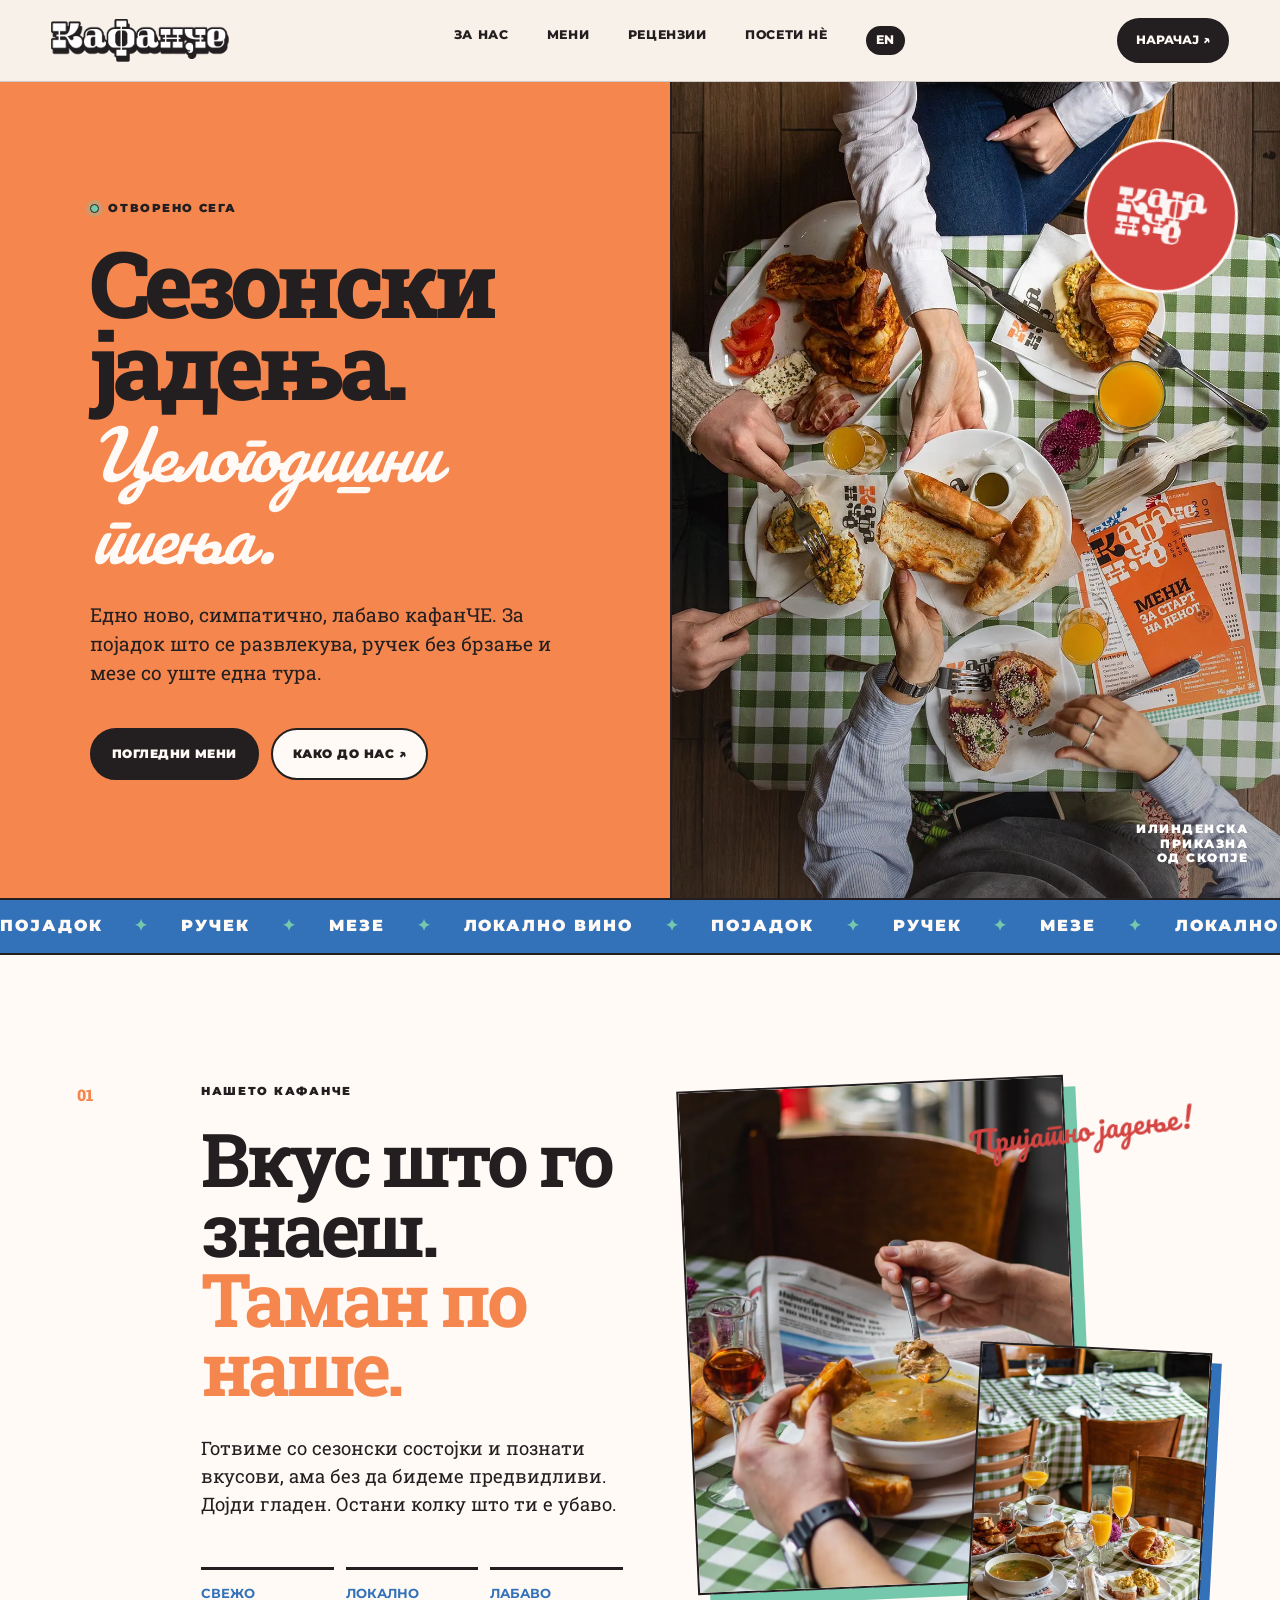
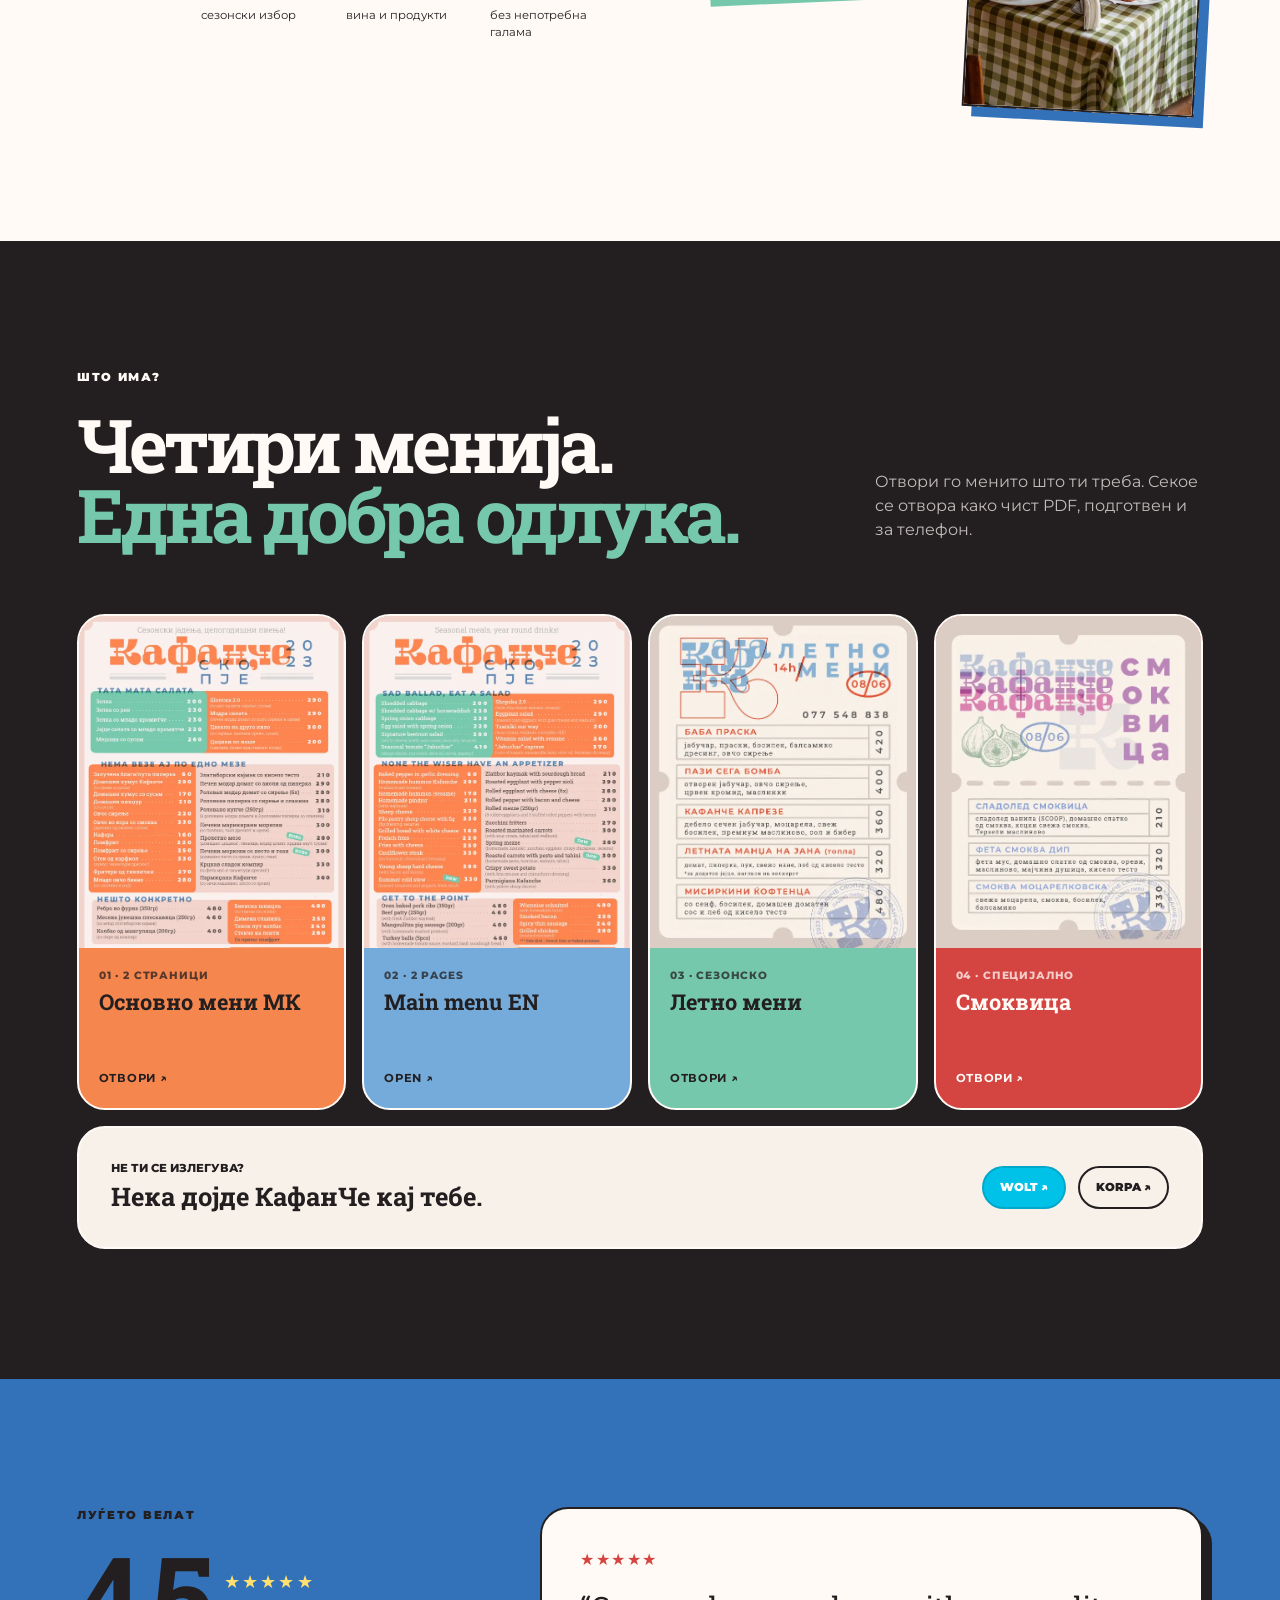
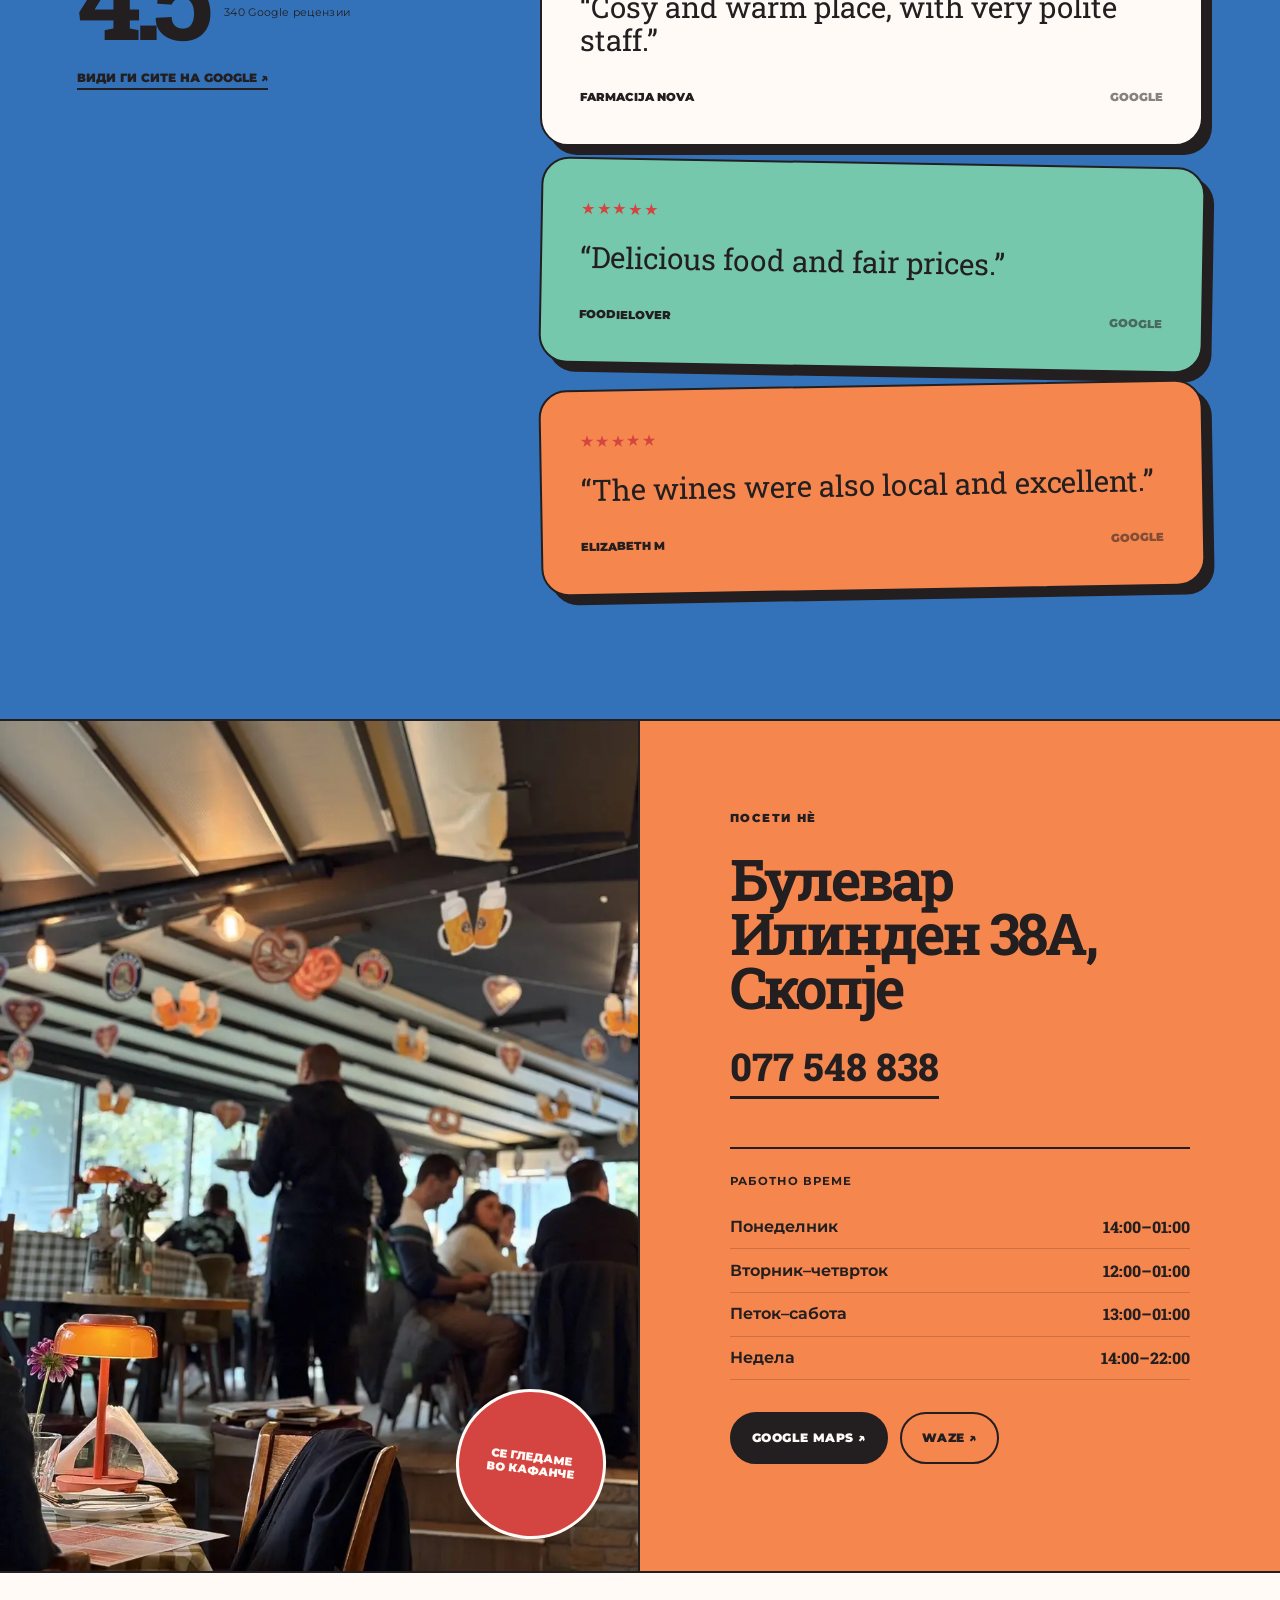
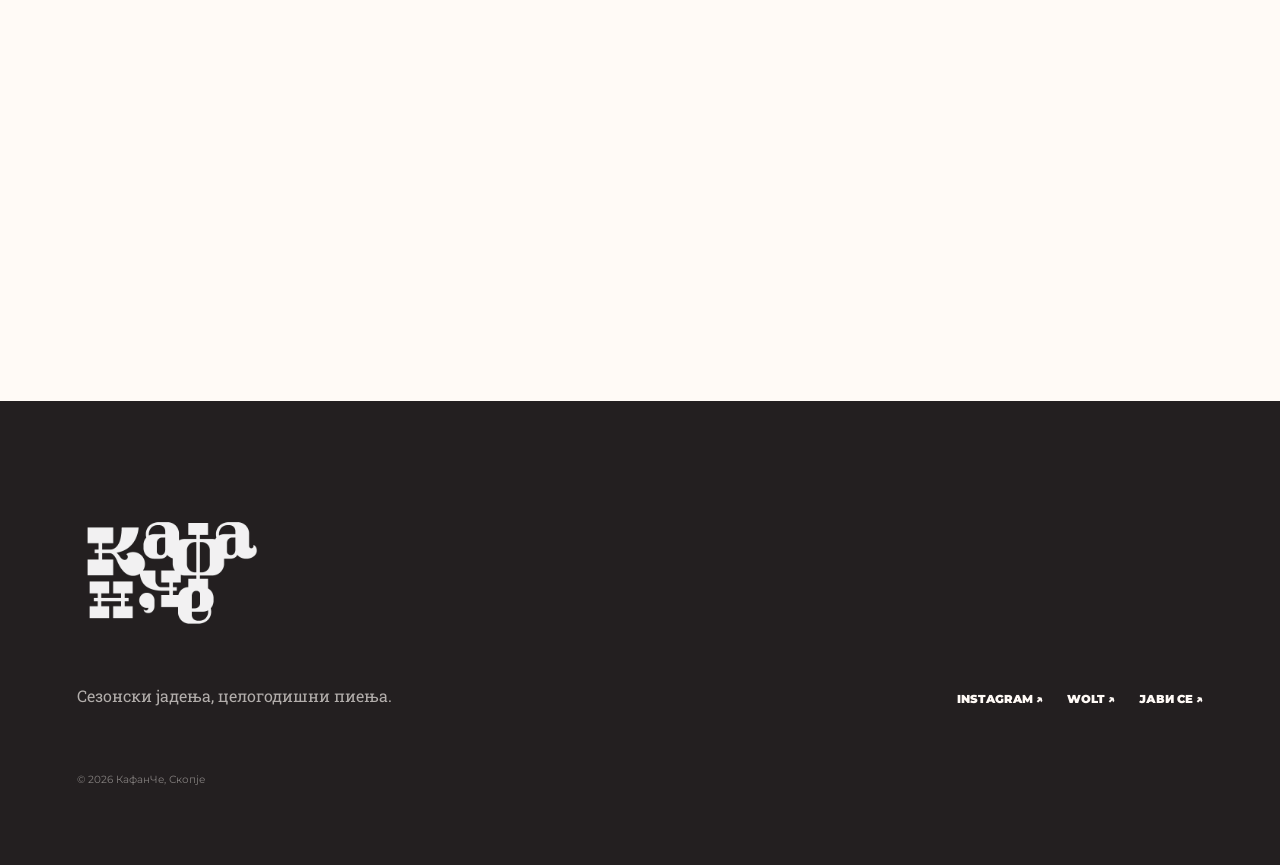
<file: index.html>
<!doctype html>
<html lang="mk">
<head>
  <meta charset="utf-8">
  <meta name="viewport" content="width=device-width, initial-scale=1">
  <title>КафанЧе | Сезонски јадења, целогодишни пиења</title>
  <meta name="description" content="КафанЧе во Скопје. Појадок, ручек, мезе и сезонски јадења на Булевар Илинден 38А. Погледнете го менито, нарачајте или најдете нè на мапа.">
  <meta name="theme-color" content="#f5864e">
  <meta property="og:type" content="restaurant">
  <meta property="og:title" content="КафанЧе | Скопје">
  <meta property="og:description" content="Едно ново, симпатично, лабаво кафанЧЕ. Сезонски јадења, целогодишни пиења.">
  <meta property="og:image" content="assets/images/hero.webp">
  <link rel="canonical" href="https://alekspasseo.github.io/kafanche/">
  <link rel="alternate" hreflang="mk" href="https://alekspasseo.github.io/kafanche/">
  <link rel="alternate" hreflang="en" href="https://alekspasseo.github.io/kafanche/en/">
  <link rel="alternate" hreflang="x-default" href="https://alekspasseo.github.io/kafanche/">
  <link rel="icon" href="favicon.png" type="image/png">
  <link rel="stylesheet" href="styles.css">
  <script type="application/ld+json">
  {
    "@context": "https://schema.org",
    "@type": "Restaurant",
    "name": "КафанЧе",
    "image": ["assets/images/hero.webp", "assets/images/interior.webp", "assets/images/dish.webp"],
    "telephone": "+38977548838",
    "address": {
      "@type": "PostalAddress",
      "streetAddress": "Булевар Илинден 38А",
      "addressLocality": "Скопје",
      "postalCode": "1000",
      "addressCountry": "MK"
    },
    "servesCuisine": ["Macedonian", "Balkan", "Seasonal"],
    "priceRange": "$$",
    "menu": "assets/menus/kafanche-menu-mk.pdf",
    "sameAs": ["https://www.instagram.com/kafanche/"],
    "aggregateRating": {
      "@type": "AggregateRating",
      "ratingValue": "4.5",
      "reviewCount": "340"
    },
    "openingHoursSpecification": [
      {"@type":"OpeningHoursSpecification","dayOfWeek":"Monday","opens":"14:00","closes":"01:00"},
      {"@type":"OpeningHoursSpecification","dayOfWeek":["Tuesday","Wednesday","Thursday"],"opens":"12:00","closes":"01:00"},
      {"@type":"OpeningHoursSpecification","dayOfWeek":["Friday","Saturday"],"opens":"13:00","closes":"01:00"},
      {"@type":"OpeningHoursSpecification","dayOfWeek":"Sunday","opens":"14:00","closes":"22:00"}
    ]
  }
  </script>
</head>
<body>
  <a class="skip-link" href="#main">Прескокни до содржината</a>

  <header class="site-header" id="top">
    <a class="brand" href="#top" aria-label="КафанЧе - почетна">
      <img src="assets/images/logo.png" alt="КафанЧе">
    </a>
    <button class="menu-toggle" type="button" aria-expanded="false" aria-controls="site-nav">
      <span></span><span></span><span></span><span class="sr-only">Мени</span>
    </button>
    <nav class="site-nav" id="site-nav" aria-label="Главна навигација">
      <a href="#za-nas">За нас</a>
      <a href="#meni">Мени</a>
      <a href="#recenzii">Рецензии</a>
      <a href="#poseta">Посети нè</a>
      <a class="lang-switch" href="en/" lang="en" hreflang="en" aria-label="View this site in English">EN</a>
    </nav>
    <a class="header-order" href="https://wolt.com/mk/mkd/skopje/search?q=kafanche" target="_blank" rel="noopener">Нарачај ↗</a>
  </header>

  <main id="main">
    <section class="hero">
      <div class="hero-copy">
        <div class="eyebrow"><span class="status-dot"></span><span id="open-status">Денес сме тука</span></div>
        <h1>Сезонски јадења.<br><em>Целогодишни пиења.</em></h1>
        <p>Едно ново, симпатично, лабаво кафанЧЕ. За појадок што се развлекува, ручек без брзање и мезе со уште една тура.</p>
        <div class="hero-actions">
          <a class="button button-dark" href="#meni">Погледни мени</a>
          <a class="button button-light" href="https://www.google.com/maps/search/?api=1&amp;query=%D0%9A%D0%B0%D1%84%D0%B0%D0%BD%D0%A7%D0%B5%2C%20%D0%91%D1%83%D0%BB%D0%B5%D0%B2%D0%B0%D1%80%20%D0%98%D0%BB%D0%B8%D0%BD%D0%B4%D0%B5%D0%BD%2038%D0%90%2C%20%D0%A1%D0%BA%D0%BE%D0%BF%D1%98%D0%B5" target="_blank" rel="noopener">Како до нас ↗</a>
        </div>
      </div>
      <div class="hero-visual">
        <img src="assets/images/hero.webp" alt="Појадок за споделување во КафанЧе" width="1200" height="1500">
        <div class="hero-sticker" aria-hidden="true">
          <img src="assets/images/logo-white.png" alt="">
        </div>
        <div class="hero-note">Илинденска<br>приказна<br>од Скопје</div>
      </div>
    </section>

    <div class="ticker" aria-hidden="true">
      <div class="ticker-track">
        <span>ПОЈАДОК</span><i>✦</i><span>РУЧЕК</span><i>✦</i><span>МЕЗЕ</span><i>✦</i><span>ЛОКАЛНО ВИНО</span><i>✦</i><span>ПОЈАДОК</span><i>✦</i><span>РУЧЕК</span><i>✦</i><span>МЕЗЕ</span><i>✦</i><span>ЛОКАЛНО ВИНО</span><i>✦</i>
      </div>
    </div>

    <section class="intro section" id="za-nas">
      <div class="section-number">01</div>
      <div class="intro-copy">
        <p class="kicker">НАШЕТО КАФАНЧЕ</p>
        <h2>Вкус што го знаеш.<br><span>Таман по наше.</span></h2>
        <p class="lead">Готвиме со сезонски состојки и познати вкусови, ама без да бидеме предвидливи. Дојди гладен. Остани колку што ти е убаво.</p>
        <div class="mini-facts">
          <div><strong>Свежо</strong><span>сезонски избор</span></div>
          <div><strong>Локално</strong><span>вина и продукти</span></div>
          <div><strong>Лабаво</strong><span>без непотребна галама</span></div>
        </div>
      </div>
      <div class="intro-gallery">
        <figure class="photo photo-a"><img src="assets/images/chorba.webp" alt="Традиционална чорба во КафанЧе" loading="lazy"></figure>
        <figure class="photo photo-b"><img src="assets/images/breakfast.webp" alt="Појадок во КафанЧе" loading="lazy"></figure>
        <div class="scribble" aria-hidden="true">Пријатно јадење!</div>
      </div>
    </section>

    <section class="menu-section section" id="meni">
      <div class="menu-heading">
        <div>
          <p class="kicker">ШТО ИМА?</p>
          <h2>Четири менија.<br><span>Една добра одлука.</span></h2>
        </div>
        <p>Отвори го менито што ти треба. Секое се отвора како чист PDF, подготвен и за телефон.</p>
      </div>
      <div class="menu-grid">
        <a class="menu-card orange" href="assets/menus/kafanche-menu-mk.pdf" target="_blank" rel="noopener">
          <div class="menu-image"><img src="assets/images/menu-main.webp" alt="Главно мени на македонски" loading="lazy"></div>
          <div class="menu-meta"><span>01 · 2 страници</span><strong>Основно мени МК</strong><b>ОТВОРИ ↗</b></div>
        </a>
        <a class="menu-card blue" href="assets/menus/kafanche-menu-en.pdf" target="_blank" rel="noopener">
          <div class="menu-image"><img src="assets/images/menu-en.webp" alt="Main menu in English" loading="lazy"></div>
          <div class="menu-meta"><span>02 · 2 pages</span><strong>Main menu EN</strong><b>OPEN ↗</b></div>
        </a>
        <a class="menu-card mint" href="assets/menus/kafanche-summer-menu.pdf" target="_blank" rel="noopener">
          <div class="menu-image"><img src="assets/images/menu-summer.webp" alt="Летно мени" loading="lazy"></div>
          <div class="menu-meta"><span>03 · Сезонско</span><strong>Летно мени</strong><b>ОТВОРИ ↗</b></div>
        </a>
        <a class="menu-card red" href="assets/menus/kafanche-fig-menu.pdf" target="_blank" rel="noopener">
          <div class="menu-image"><img src="assets/images/menu-fig.webp" alt="Сезонско мени со смоквица" loading="lazy"></div>
          <div class="menu-meta"><span>04 · Специјално</span><strong>Смоквица</strong><b>ОТВОРИ ↗</b></div>
        </a>
      </div>
      <div class="order-strip">
        <div><span>Не ти се излегува?</span><strong>Нека дојде КафанЧе кај тебе.</strong></div>
        <div class="order-links">
          <a href="https://wolt.com/mk/mkd/skopje/search?q=kafanche" target="_blank" rel="noopener">WOLT ↗</a>
          <a href="https://korpa.mk/partner/kafanche" target="_blank" rel="noopener">KORPA ↗</a>
        </div>
      </div>
    </section>

    <section class="reviews section" id="recenzii">
      <div class="reviews-score">
        <p class="kicker">ЛУЃЕТО ВЕЛАТ</p>
        <div class="score-row"><strong>4.5</strong><span>★★★★★<small>340 Google рецензии</small></span></div>
        <a href="https://www.google.com/maps/search/?api=1&amp;query=%D0%9A%D0%B0%D1%84%D0%B0%D0%BD%D0%A7%D0%B5%2C%20%D0%91%D1%83%D0%BB%D0%B5%D0%B2%D0%B0%D1%80%20%D0%98%D0%BB%D0%B8%D0%BD%D0%B4%D0%B5%D0%BD%2038%D0%90%2C%20%D0%A1%D0%BA%D0%BE%D0%BF%D1%98%D0%B5" target="_blank" rel="noopener">Види ги сите на Google ↗</a>
      </div>
      <div class="review-list">
        <article class="review-card">
          <div class="stars">★★★★★</div>
          <blockquote>“Cosy and warm place, with very polite staff.”</blockquote>
          <p>Farmacija Nova <span>Google</span></p>
        </article>
        <article class="review-card">
          <div class="stars">★★★★★</div>
          <blockquote>“Delicious food and fair prices.”</blockquote>
          <p>Foodielover <span>Google</span></p>
        </article>
        <article class="review-card">
          <div class="stars">★★★★★</div>
          <blockquote>“The wines were also local and excellent.”</blockquote>
          <p>Elizabeth M <span>Google</span></p>
        </article>
      </div>
    </section>

    <section class="visit section" id="poseta">
      <div class="visit-image">
        <img src="assets/images/interior.webp" alt="Атмосфера во КафанЧе" loading="lazy">
        <div class="visit-badge">СЕ ГЛЕДАМЕ<br>ВО КАФАНЧЕ</div>
      </div>
      <div class="visit-info">
        <p class="kicker">ПОСЕТИ НÈ</p>
        <h2>Булевар Илинден 38А,<br>Скопје</h2>
        <a class="phone" href="tel:+38977548838">077 548 838</a>
        <div class="hours">
          <h3>Работно време</h3>
          <dl>
            <div><dt>Понеделник</dt><dd>14:00–01:00</dd></div>
            <div><dt>Вторник–четврток</dt><dd>12:00–01:00</dd></div>
            <div><dt>Петок–сабота</dt><dd>13:00–01:00</dd></div>
            <div><dt>Недела</dt><dd>14:00–22:00</dd></div>
          </dl>
        </div>
        <div class="visit-actions">
          <a class="button button-dark" href="https://www.google.com/maps/search/?api=1&amp;query=%D0%9A%D0%B0%D1%84%D0%B0%D0%BD%D0%A7%D0%B5%2C%20%D0%91%D1%83%D0%BB%D0%B5%D0%B2%D0%B0%D1%80%20%D0%98%D0%BB%D0%B8%D0%BD%D0%B4%D0%B5%D0%BD%2038%D0%90%2C%20%D0%A1%D0%BA%D0%BE%D0%BF%D1%98%D0%B5" target="_blank" rel="noopener">Google Maps ↗</a>
          <a class="button button-outline" href="https://www.waze.com/ul?q=Boulevard%20Ilinden%2038A%2C%20Skopje&amp;navigate=yes" target="_blank" rel="noopener">Waze ↗</a>
        </div>
      </div>
      <div class="map-wrap">
        <iframe title="КафанЧе на мапа" src="https://www.google.com/maps?q=Boulevard%20Ilinden%2038A%2C%20Skopje&amp;output=embed" loading="lazy" referrerpolicy="no-referrer-when-downgrade"></iframe>
      </div>
    </section>
  </main>

  <footer class="site-footer">
    <div class="footer-logo"><img src="assets/images/logo-white.png" alt="КафанЧе"></div>
    <p>Сезонски јадења, целогодишни пиења.</p>
    <div class="footer-links">
      <a href="https://www.instagram.com/kafanche/" target="_blank" rel="noopener">Instagram ↗</a>
      <a href="https://wolt.com/mk/mkd/skopje/search?q=kafanche" target="_blank" rel="noopener">Wolt ↗</a>
      <a href="tel:+38977548838">Јави се ↗</a>
    </div>
    <small>© <span id="year"></span> КафанЧе, Скопје</small>
  </footer>

  <div class="mobile-actions" aria-label="Брзи акции">
    <a href="tel:+38977548838">Јави се</a>
    <a href="https://www.google.com/maps/search/?api=1&amp;query=%D0%9A%D0%B0%D1%84%D0%B0%D0%BD%D0%A7%D0%B5%2C%20%D0%91%D1%83%D0%BB%D0%B5%D0%B2%D0%B0%D1%80%20%D0%98%D0%BB%D0%B8%D0%BD%D0%B4%D0%B5%D0%BD%2038%D0%90%2C%20%D0%A1%D0%BA%D0%BE%D0%BF%D1%98%D0%B5" target="_blank" rel="noopener">Мапа</a>
    <a href="https://wolt.com/mk/mkd/skopje/search?q=kafanche" target="_blank" rel="noopener">Нарачај</a>
  </div>

  <script src="script.js"></script>
</body>
</html>
</file>
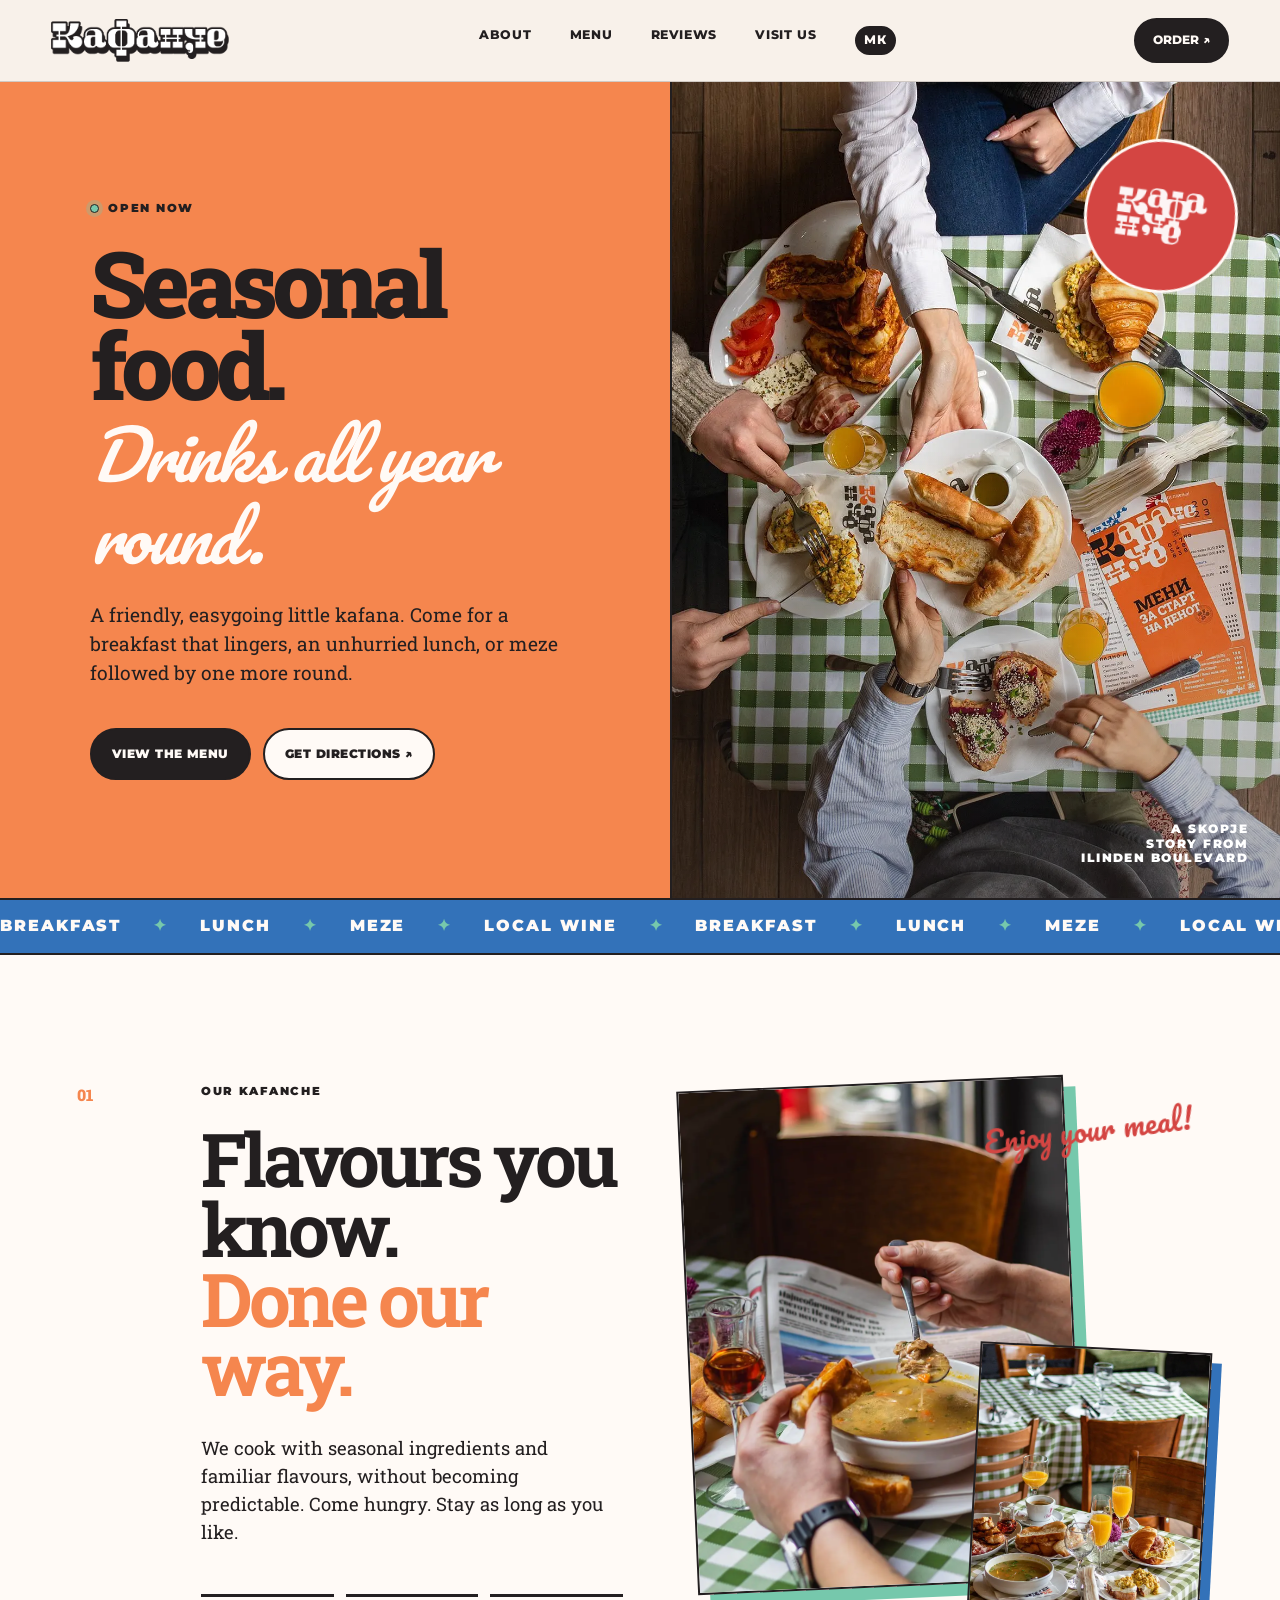
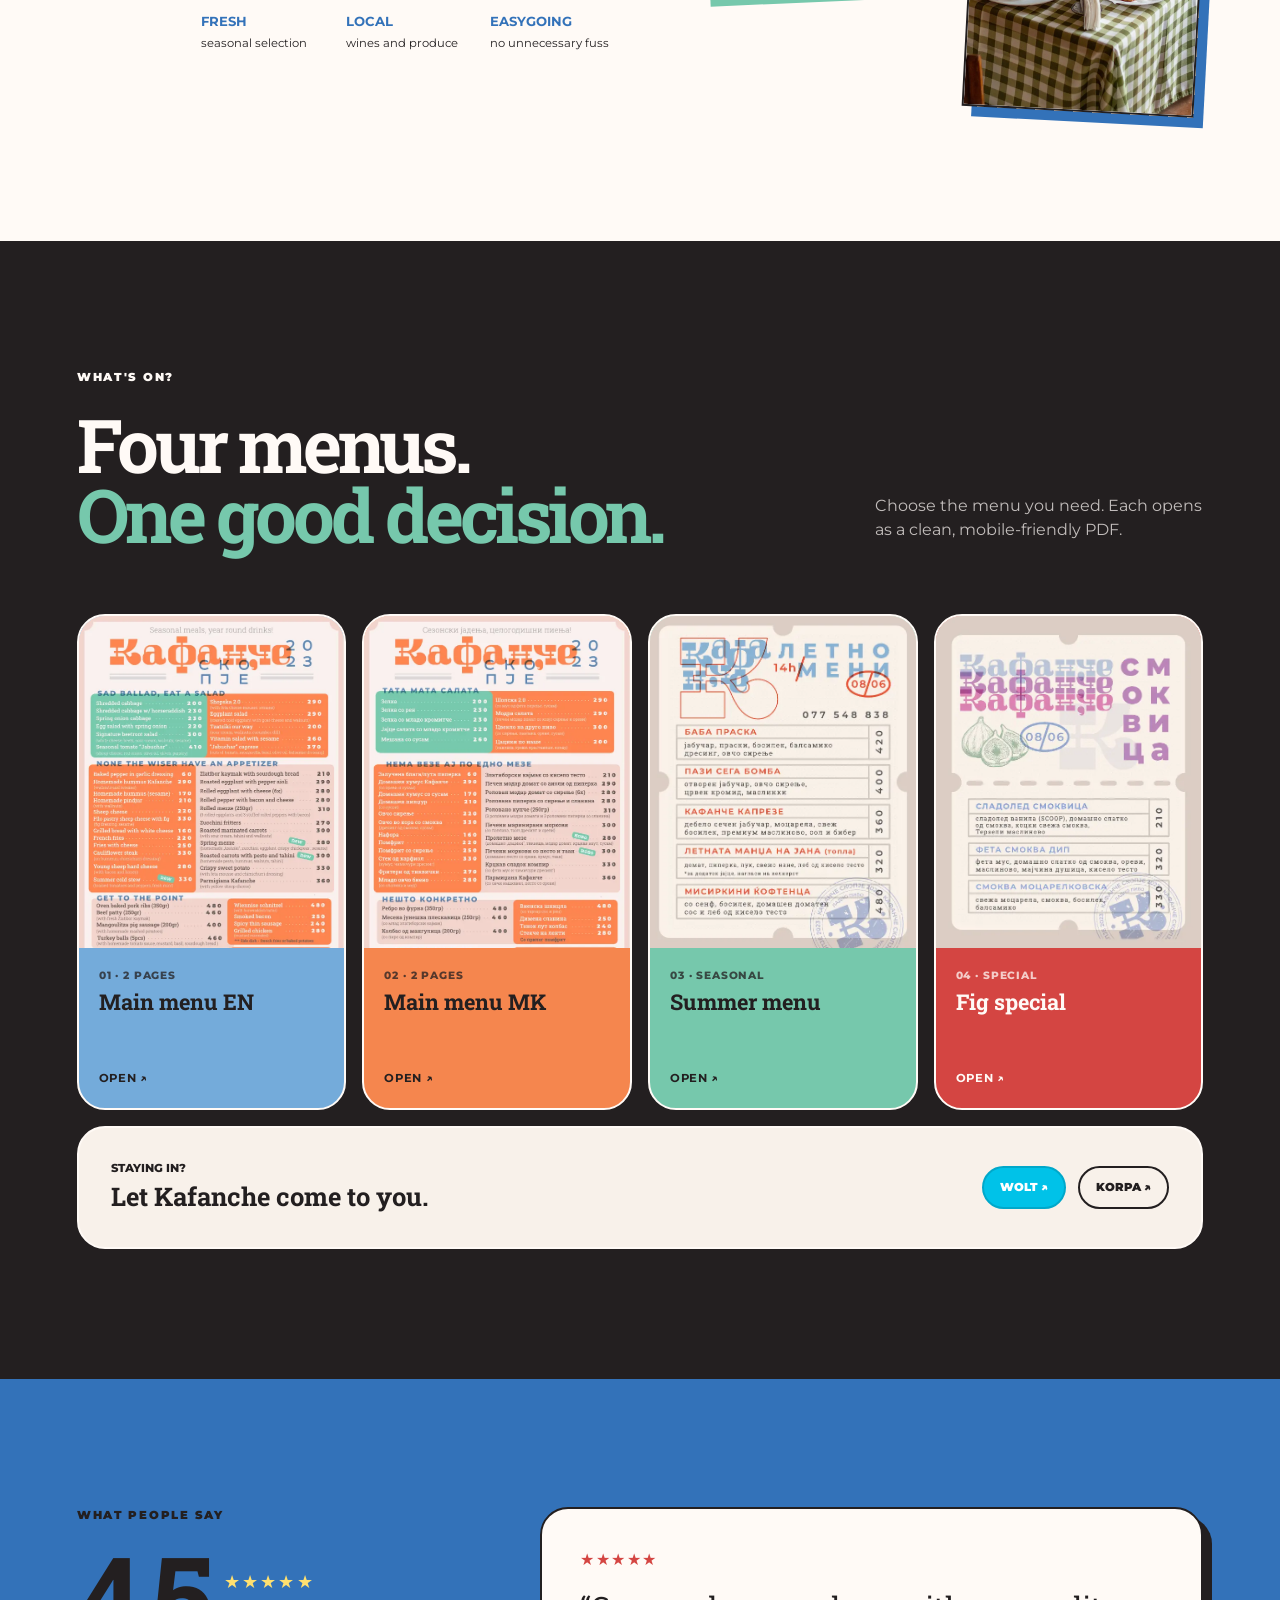
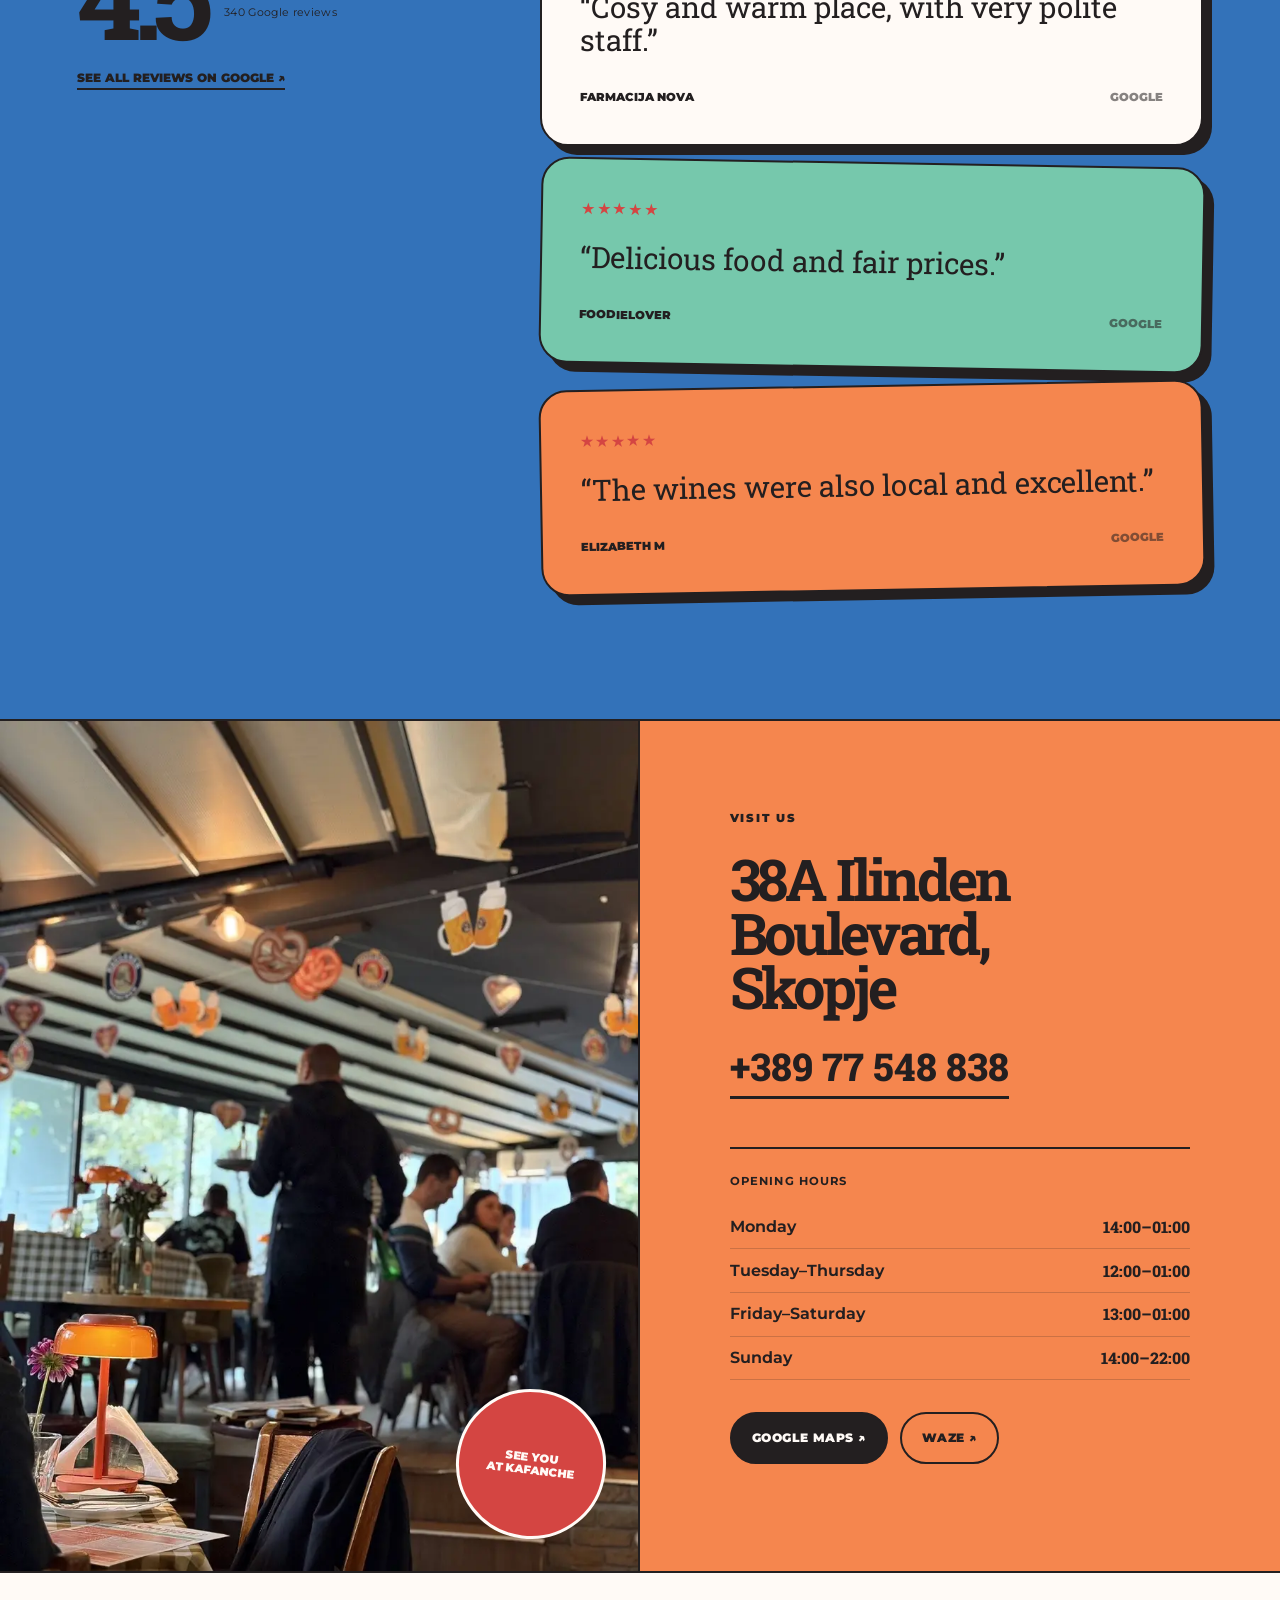
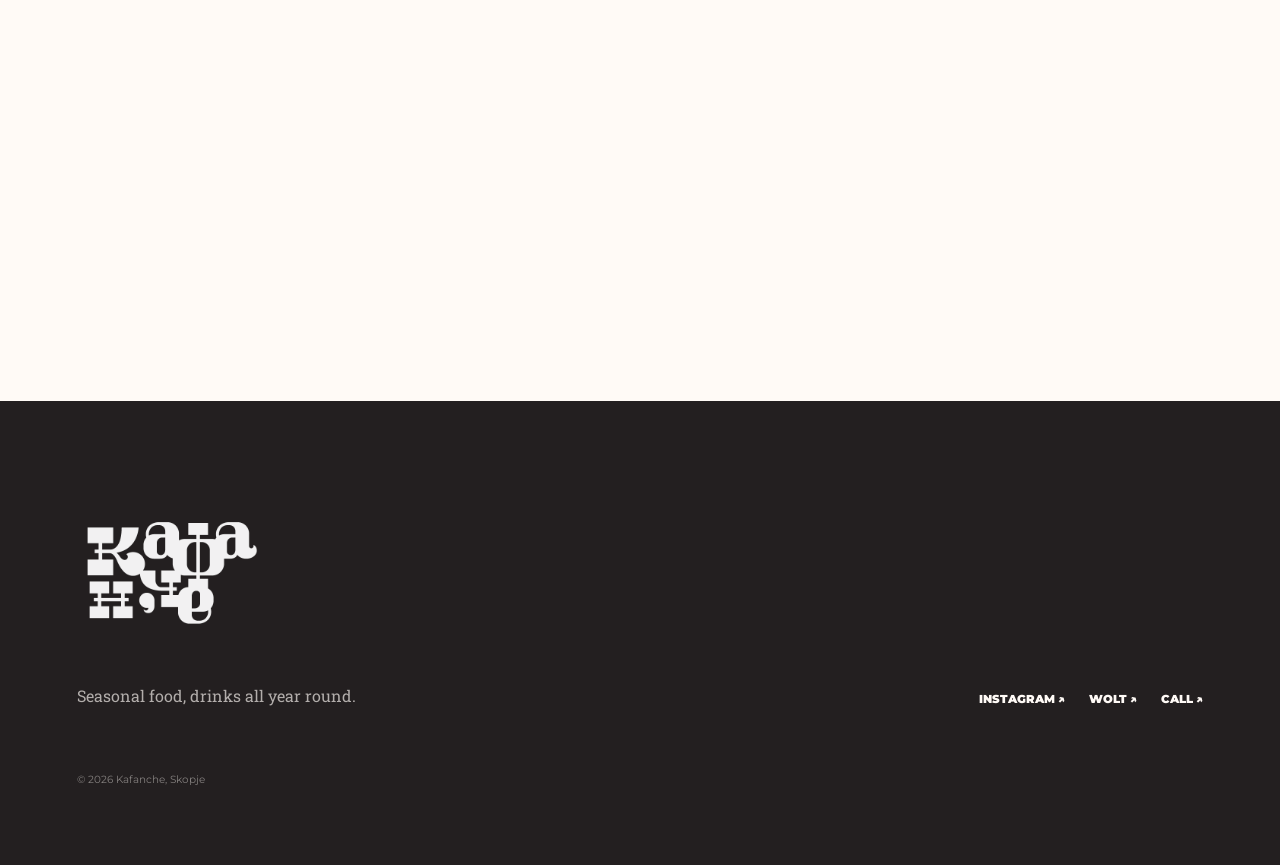
<file: en/index.html>
<!doctype html>
<html lang="en">
<head>
  <meta charset="utf-8">
  <meta name="viewport" content="width=device-width, initial-scale=1">
  <title>Kafanche | Seasonal food, drinks all year round</title>
  <meta name="description" content="Kafanche in Skopje. Breakfast, lunch, meze and seasonal dishes at 38A Ilinden Boulevard. View the menu, order delivery or find us on the map.">
  <meta name="theme-color" content="#f5864e">
  <meta property="og:type" content="restaurant">
  <meta property="og:title" content="Kafanche | Skopje">
  <meta property="og:description" content="A friendly, easygoing little kafana. Seasonal food and drinks all year round.">
  <meta property="og:image" content="../assets/images/hero.webp">
  <link rel="canonical" href="https://alekspasseo.github.io/kafanche/en/">
  <link rel="alternate" hreflang="mk" href="https://alekspasseo.github.io/kafanche/">
  <link rel="alternate" hreflang="en" href="https://alekspasseo.github.io/kafanche/en/">
  <link rel="alternate" hreflang="x-default" href="https://alekspasseo.github.io/kafanche/">
  <link rel="icon" href="../favicon.png" type="image/png">
  <link rel="stylesheet" href="../styles.css">
  <script type="application/ld+json">
  {
    "@context": "https://schema.org",
    "@type": "Restaurant",
    "name": "Kafanche",
    "image": ["../assets/images/hero.webp", "../assets/images/interior.webp", "../assets/images/dish.webp"],
    "telephone": "+38977548838",
    "address": {
      "@type": "PostalAddress",
      "streetAddress": "38A Ilinden Boulevard",
      "addressLocality": "Skopje",
      "postalCode": "1000",
      "addressCountry": "MK"
    },
    "servesCuisine": ["Macedonian", "Balkan", "Seasonal"],
    "priceRange": "$$",
    "menu": "../assets/menus/kafanche-menu-en.pdf",
    "sameAs": ["https://www.instagram.com/kafanche/"],
    "aggregateRating": {"@type":"AggregateRating","ratingValue":"4.5","reviewCount":"340"},
    "openingHoursSpecification": [
      {"@type":"OpeningHoursSpecification","dayOfWeek":"Monday","opens":"14:00","closes":"01:00"},
      {"@type":"OpeningHoursSpecification","dayOfWeek":["Tuesday","Wednesday","Thursday"],"opens":"12:00","closes":"01:00"},
      {"@type":"OpeningHoursSpecification","dayOfWeek":["Friday","Saturday"],"opens":"13:00","closes":"01:00"},
      {"@type":"OpeningHoursSpecification","dayOfWeek":"Sunday","opens":"14:00","closes":"22:00"}
    ]
  }
  </script>
</head>
<body>
  <a class="skip-link" href="#main">Skip to content</a>

  <header class="site-header" id="top">
    <a class="brand" href="#top" aria-label="Kafanche home">
      <img src="../assets/images/logo.png" alt="Kafanche">
    </a>
    <button class="menu-toggle" type="button" aria-expanded="false" aria-controls="site-nav">
      <span></span><span></span><span></span><span class="sr-only">Menu</span>
    </button>
    <nav class="site-nav" id="site-nav" aria-label="Main navigation">
      <a href="#about">About</a>
      <a href="#menu">Menu</a>
      <a href="#reviews">Reviews</a>
      <a href="#visit">Visit us</a>
      <a class="lang-switch" href="../" lang="mk" hreflang="mk" aria-label="Прегледај ја страницата на македонски">МК</a>
    </nav>
    <a class="header-order" href="https://wolt.com/mk/mkd/skopje/search?q=kafanche" target="_blank" rel="noopener">Order ↗</a>
  </header>

  <main id="main">
    <section class="hero">
      <div class="hero-copy">
        <div class="eyebrow"><span class="status-dot"></span><span id="open-status">Here today</span></div>
        <h1>Seasonal food.<br><em>Drinks all year round.</em></h1>
        <p>A friendly, easygoing little kafana. Come for a breakfast that lingers, an unhurried lunch, or meze followed by one more round.</p>
        <div class="hero-actions">
          <a class="button button-dark" href="#menu">View the menu</a>
          <a class="button button-light" href="https://www.google.com/maps/search/?api=1&amp;query=Kafanche%2C%2038A%20Ilinden%20Boulevard%2C%20Skopje" target="_blank" rel="noopener">Get directions ↗</a>
        </div>
      </div>
      <div class="hero-visual">
        <img src="../assets/images/hero.webp" alt="Breakfast made for sharing at Kafanche" width="1200" height="1500">
        <div class="hero-sticker" aria-hidden="true"><img src="../assets/images/logo-white.png" alt=""></div>
        <div class="hero-note">A Skopje<br>story from<br>Ilinden Boulevard</div>
      </div>
    </section>

    <div class="ticker" aria-hidden="true">
      <div class="ticker-track">
        <span>BREAKFAST</span><i>✦</i><span>LUNCH</span><i>✦</i><span>MEZE</span><i>✦</i><span>LOCAL WINE</span><i>✦</i><span>BREAKFAST</span><i>✦</i><span>LUNCH</span><i>✦</i><span>MEZE</span><i>✦</i><span>LOCAL WINE</span><i>✦</i>
      </div>
    </div>

    <section class="intro section" id="about">
      <div class="section-number">01</div>
      <div class="intro-copy">
        <p class="kicker">OUR KAFANCHE</p>
        <h2>Flavours you know.<br><span>Done our way.</span></h2>
        <p class="lead">We cook with seasonal ingredients and familiar flavours, without becoming predictable. Come hungry. Stay as long as you like.</p>
        <div class="mini-facts">
          <div><strong>Fresh</strong><span>seasonal selection</span></div>
          <div><strong>Local</strong><span>wines and produce</span></div>
          <div><strong>Easygoing</strong><span>no unnecessary fuss</span></div>
        </div>
      </div>
      <div class="intro-gallery">
        <figure class="photo photo-a"><img src="../assets/images/chorba.webp" alt="Traditional chorba at Kafanche" loading="lazy"></figure>
        <figure class="photo photo-b"><img src="../assets/images/breakfast.webp" alt="Breakfast at Kafanche" loading="lazy"></figure>
        <div class="scribble" aria-hidden="true">Enjoy your meal!</div>
      </div>
    </section>

    <section class="menu-section section" id="menu">
      <div class="menu-heading">
        <div>
          <p class="kicker">WHAT'S ON?</p>
          <h2>Four menus.<br><span>One good decision.</span></h2>
        </div>
        <p>Choose the menu you need. Each opens as a clean, mobile-friendly PDF.</p>
      </div>
      <div class="menu-grid">
        <a class="menu-card blue" href="../assets/menus/kafanche-menu-en.pdf" target="_blank" rel="noopener">
          <div class="menu-image"><img src="../assets/images/menu-en.webp" alt="Main menu in English" loading="lazy"></div>
          <div class="menu-meta"><span>01 · 2 pages</span><strong>Main menu EN</strong><b>OPEN ↗</b></div>
        </a>
        <a class="menu-card orange" href="../assets/menus/kafanche-menu-mk.pdf" target="_blank" rel="noopener">
          <div class="menu-image"><img src="../assets/images/menu-main.webp" alt="Main menu in Macedonian" loading="lazy"></div>
          <div class="menu-meta"><span>02 · 2 pages</span><strong>Main menu MK</strong><b>OPEN ↗</b></div>
        </a>
        <a class="menu-card mint" href="../assets/menus/kafanche-summer-menu.pdf" target="_blank" rel="noopener">
          <div class="menu-image"><img src="../assets/images/menu-summer.webp" alt="Summer menu" loading="lazy"></div>
          <div class="menu-meta"><span>03 · Seasonal</span><strong>Summer menu</strong><b>OPEN ↗</b></div>
        </a>
        <a class="menu-card red" href="../assets/menus/kafanche-fig-menu.pdf" target="_blank" rel="noopener">
          <div class="menu-image"><img src="../assets/images/menu-fig.webp" alt="Seasonal fig menu" loading="lazy"></div>
          <div class="menu-meta"><span>04 · Special</span><strong>Fig special</strong><b>OPEN ↗</b></div>
        </a>
      </div>
      <div class="order-strip">
        <div><span>Staying in?</span><strong>Let Kafanche come to you.</strong></div>
        <div class="order-links">
          <a href="https://wolt.com/mk/mkd/skopje/search?q=kafanche" target="_blank" rel="noopener">WOLT ↗</a>
          <a href="https://korpa.mk/partner/kafanche" target="_blank" rel="noopener">KORPA ↗</a>
        </div>
      </div>
    </section>

    <section class="reviews section" id="reviews">
      <div class="reviews-score">
        <p class="kicker">WHAT PEOPLE SAY</p>
        <div class="score-row"><strong>4.5</strong><span>★★★★★<small>340 Google reviews</small></span></div>
        <a href="https://www.google.com/maps/search/?api=1&amp;query=Kafanche%2C%2038A%20Ilinden%20Boulevard%2C%20Skopje" target="_blank" rel="noopener">See all reviews on Google ↗</a>
      </div>
      <div class="review-list">
        <article class="review-card"><div class="stars">★★★★★</div><blockquote>“Cosy and warm place, with very polite staff.”</blockquote><p>Farmacija Nova <span>Google</span></p></article>
        <article class="review-card"><div class="stars">★★★★★</div><blockquote>“Delicious food and fair prices.”</blockquote><p>Foodielover <span>Google</span></p></article>
        <article class="review-card"><div class="stars">★★★★★</div><blockquote>“The wines were also local and excellent.”</blockquote><p>Elizabeth M <span>Google</span></p></article>
      </div>
    </section>

    <section class="visit section" id="visit">
      <div class="visit-image">
        <img src="../assets/images/interior.webp" alt="The atmosphere at Kafanche" loading="lazy">
        <div class="visit-badge">SEE YOU<br>AT KAFANCHE</div>
      </div>
      <div class="visit-info">
        <p class="kicker">VISIT US</p>
        <h2>38A Ilinden Boulevard,<br>Skopje</h2>
        <a class="phone" href="tel:+38977548838">+389 77 548 838</a>
        <div class="hours">
          <h3>Opening hours</h3>
          <dl>
            <div><dt>Monday</dt><dd>14:00–01:00</dd></div>
            <div><dt>Tuesday–Thursday</dt><dd>12:00–01:00</dd></div>
            <div><dt>Friday–Saturday</dt><dd>13:00–01:00</dd></div>
            <div><dt>Sunday</dt><dd>14:00–22:00</dd></div>
          </dl>
        </div>
        <div class="visit-actions">
          <a class="button button-dark" href="https://www.google.com/maps/search/?api=1&amp;query=Kafanche%2C%2038A%20Ilinden%20Boulevard%2C%20Skopje" target="_blank" rel="noopener">Google Maps ↗</a>
          <a class="button button-outline" href="https://www.waze.com/ul?q=Boulevard%20Ilinden%2038A%2C%20Skopje&amp;navigate=yes" target="_blank" rel="noopener">Waze ↗</a>
        </div>
      </div>
      <div class="map-wrap">
        <iframe title="Kafanche on the map" src="https://www.google.com/maps?q=Boulevard%20Ilinden%2038A%2C%20Skopje&amp;output=embed" loading="lazy" referrerpolicy="no-referrer-when-downgrade"></iframe>
      </div>
    </section>
  </main>

  <footer class="site-footer">
    <div class="footer-logo"><img src="../assets/images/logo-white.png" alt="Kafanche"></div>
    <p>Seasonal food, drinks all year round.</p>
    <div class="footer-links">
      <a href="https://www.instagram.com/kafanche/" target="_blank" rel="noopener">Instagram ↗</a>
      <a href="https://wolt.com/mk/mkd/skopje/search?q=kafanche" target="_blank" rel="noopener">Wolt ↗</a>
      <a href="tel:+38977548838">Call ↗</a>
    </div>
    <small>© <span id="year"></span> Kafanche, Skopje</small>
  </footer>

  <div class="mobile-actions" aria-label="Quick actions">
    <a href="tel:+38977548838">Call</a>
    <a href="https://www.google.com/maps/search/?api=1&amp;query=Kafanche%2C%2038A%20Ilinden%20Boulevard%2C%20Skopje" target="_blank" rel="noopener">Map</a>
    <a href="https://wolt.com/mk/mkd/skopje/search?q=kafanche" target="_blank" rel="noopener">Order</a>
  </div>

  <script src="../script.js"></script>
</body>
</html>
</file>
<file: styles.css>
@font-face {
  font-family: "Montserrat";
  src: url("assets/fonts/montserrat-variable.ttf") format("truetype");
  font-style: normal;
  font-weight: 100 900;
  font-display: swap;
}

@font-face {
  font-family: "Roboto Slab";
  src: url("assets/fonts/roboto-slab-variable.ttf") format("truetype");
  font-style: normal;
  font-weight: 100 900;
  font-display: swap;
}

@font-face {
  font-family: "Pacifico MK";
  src: url("assets/fonts/pacifico-mk.otf") format("opentype");
  font-style: normal;
  font-weight: 400;
  font-display: swap;
}

:root {
  --orange: #f5864e;
  --mint: #76c8ac;
  --blue: #3372b9;
  --red: #d44542;
  --ink: #231f20;
  --cream: #f8f1ea;
  --paper: #fffaf6;
  --line: rgba(35, 31, 32, 0.18);
  --radius: 28px;
  --shadow: 0 18px 50px rgba(35, 31, 32, 0.12);
}

* { box-sizing: border-box; }
html { scroll-behavior: smooth; }
body {
  margin: 0;
  color: var(--ink);
  background: var(--cream);
  font-family: "Montserrat", Arial, sans-serif;
  line-height: 1.5;
  overflow-x: hidden;
}
img { display: block; max-width: 100%; }
a { color: inherit; text-decoration: none; }
button, a { -webkit-tap-highlight-color: transparent; }
button { font: inherit; }
::selection { color: var(--paper); background: var(--blue); }

.skip-link {
  position: fixed;
  left: 1rem;
  top: -4rem;
  z-index: 1000;
  padding: .75rem 1rem;
  color: white;
  background: var(--ink);
  border-radius: 999px;
}
.skip-link:focus { top: 1rem; }
.sr-only {
  position: absolute;
  width: 1px;
  height: 1px;
  padding: 0;
  margin: -1px;
  overflow: hidden;
  clip: rect(0, 0, 0, 0);
  white-space: nowrap;
  border: 0;
}

.site-header {
  position: sticky;
  top: 0;
  z-index: 100;
  display: grid;
  grid-template-columns: 190px 1fr auto;
  align-items: center;
  gap: 2rem;
  height: 82px;
  padding: 0 clamp(1.2rem, 4vw, 4.5rem);
  background: rgba(248, 241, 234, .94);
  border-bottom: 1px solid var(--line);
  backdrop-filter: blur(16px);
}
.brand img { width: 178px; height: auto; }
.site-nav {
  display: flex;
  justify-content: center;
  gap: clamp(1.1rem, 3vw, 2.8rem);
  font-size: .78rem;
  font-weight: 800;
  letter-spacing: .05em;
  text-transform: uppercase;
}
.site-nav a, .footer-links a { position: relative; }
.site-nav a::after, .footer-links a::after {
  content: "";
  position: absolute;
  left: 0;
  right: 100%;
  bottom: -.32rem;
  height: 2px;
  background: currentColor;
  transition: right .25s ease;
}
.site-nav a:hover::after, .footer-links a:hover::after { right: 0; }
.site-nav .lang-switch {
  padding: .18rem .48rem;
  color: var(--paper);
  background: var(--ink);
  border: 2px solid var(--ink);
  border-radius: 999px;
}
.site-nav .lang-switch::after { display: none; }
.site-nav .lang-switch:hover { color: var(--ink); background: var(--mint); }
.header-order {
  padding: .72rem 1.05rem;
  color: var(--paper);
  background: var(--ink);
  border: 2px solid var(--ink);
  border-radius: 999px;
  font-size: .76rem;
  font-weight: 800;
  text-transform: uppercase;
  transition: color .2s, background .2s;
}
.header-order:hover { color: var(--ink); background: transparent; }
.menu-toggle { display: none; }

.hero {
  min-height: calc(100vh - 82px);
  display: grid;
  grid-template-columns: minmax(0, 1.05fr) minmax(420px, .95fr);
  background: var(--orange);
  border-bottom: 2px solid var(--ink);
}
.hero-copy {
  display: flex;
  flex-direction: column;
  justify-content: center;
  padding: clamp(3.5rem, 8vw, 9rem) clamp(1.5rem, 7vw, 8rem);
  border-right: 2px solid var(--ink);
}
.eyebrow, .kicker {
  margin: 0 0 1.5rem;
  font-size: .72rem;
  font-weight: 900;
  letter-spacing: .15em;
  text-transform: uppercase;
}
.eyebrow { display: flex; align-items: center; gap: .6rem; }
.status-dot {
  width: 9px;
  height: 9px;
  background: var(--mint);
  border: 1px solid var(--ink);
  border-radius: 50%;
  box-shadow: 0 0 0 4px rgba(118, 200, 172, .3);
}
.status-dot.closed { background: var(--red); box-shadow: 0 0 0 4px rgba(212, 69, 66, .22); }
.hero h1 {
  max-width: 850px;
  margin: 0;
  font-family: "Roboto Slab", Georgia, serif;
  font-size: clamp(3.6rem, 7.2vw, 8.2rem);
  font-weight: 850;
  line-height: .89;
  letter-spacing: -.06em;
}
.hero h1 em {
  color: var(--paper);
  font-family: "Pacifico MK", cursive;
  font-size: .72em;
  font-weight: 400;
  letter-spacing: -.03em;
}
.hero-copy > p {
  max-width: 640px;
  margin: 2rem 0 2.5rem;
  font-family: "Roboto Slab", Georgia, serif;
  font-size: clamp(1.05rem, 1.5vw, 1.34rem);
}
.hero-actions, .visit-actions, .order-links { display: flex; flex-wrap: wrap; gap: .75rem; }
.button {
  display: inline-flex;
  align-items: center;
  justify-content: center;
  min-height: 52px;
  padding: .85rem 1.25rem;
  border: 2px solid var(--ink);
  border-radius: 999px;
  font-size: .76rem;
  font-weight: 900;
  letter-spacing: .04em;
  text-transform: uppercase;
  transition: transform .2s, box-shadow .2s, background .2s, color .2s;
}
.button:hover { transform: translateY(-3px); box-shadow: 0 7px 0 var(--ink); }
.button-dark { color: var(--paper); background: var(--ink); }
.button-light { background: var(--paper); }
.button-outline { background: transparent; }
.hero-visual { position: relative; min-height: 620px; overflow: hidden; }
.hero-visual > img { width: 100%; height: 100%; object-fit: cover; }
.hero-visual::after {
  content: "";
  position: absolute;
  inset: 0;
  background: linear-gradient(180deg, transparent 45%, rgba(35, 31, 32, .36));
  pointer-events: none;
}
.hero-sticker {
  position: absolute;
  z-index: 2;
  top: 7%;
  right: 7%;
  width: clamp(92px, 12vw, 160px);
  aspect-ratio: 1;
  display: grid;
  place-items: center;
  padding: 1rem;
  background: var(--red);
  border: 3px solid var(--paper);
  border-radius: 50%;
  transform: rotate(8deg);
  box-shadow: var(--shadow);
}
.hero-sticker img { width: 86%; }
.hero-note {
  position: absolute;
  z-index: 2;
  right: 2rem;
  bottom: 2rem;
  color: white;
  font-size: .76rem;
  font-weight: 900;
  line-height: 1.2;
  letter-spacing: .12em;
  text-align: right;
  text-transform: uppercase;
}

.ticker { overflow: hidden; color: var(--paper); background: var(--blue); border-bottom: 2px solid var(--ink); }
.ticker-track {
  width: max-content;
  display: flex;
  align-items: center;
  gap: 2rem;
  padding: .9rem 0;
  font-size: 1rem;
  font-weight: 900;
  letter-spacing: .12em;
  animation: ticker 26s linear infinite;
}
.ticker-track i { color: var(--mint); font-style: normal; }
@keyframes ticker { to { transform: translateX(-50%); } }

.section { padding: clamp(5rem, 10vw, 10rem) clamp(1.2rem, 6vw, 7rem); }
.section-number {
  color: var(--orange);
  font-family: "Roboto Slab", serif;
  font-size: 1rem;
  font-weight: 900;
}
.intro {
  display: grid;
  grid-template-columns: 60px minmax(300px, .9fr) minmax(380px, 1.1fr);
  gap: clamp(2rem, 5vw, 6rem);
  background: var(--paper);
}
.intro h2, .menu-heading h2, .visit h2 {
  margin: 0;
  font-family: "Roboto Slab", Georgia, serif;
  font-size: clamp(2.7rem, 5.8vw, 6.5rem);
  line-height: .94;
  letter-spacing: -.055em;
}
.intro h2 span, .menu-heading h2 span { color: var(--orange); }
.lead {
  max-width: 650px;
  margin: 2rem 0;
  font-family: "Roboto Slab", Georgia, serif;
  font-size: clamp(1.05rem, 1.45vw, 1.3rem);
}
.mini-facts { display: grid; grid-template-columns: repeat(3, 1fr); gap: .75rem; margin-top: 3rem; }
.mini-facts div { padding-top: .9rem; border-top: 3px solid var(--ink); }
.mini-facts strong, .mini-facts span { display: block; }
.mini-facts strong { color: var(--blue); font-size: .82rem; text-transform: uppercase; }
.mini-facts span { margin-top: .2rem; font-size: .72rem; }
.intro-gallery { position: relative; min-height: 630px; }
.photo { position: absolute; margin: 0; overflow: hidden; border: 2px solid var(--ink); box-shadow: 12px 12px 0 var(--mint); }
.photo img { width: 100%; height: 100%; object-fit: cover; transition: transform .5s; }
.photo:hover img { transform: scale(1.035); }
.photo-a { inset: 0 25% 20% 0; transform: rotate(-2.5deg); }
.photo-b { width: 45%; height: 58%; right: 0; bottom: 0; transform: rotate(3deg); box-shadow: 10px 10px 0 var(--blue); }
.scribble {
  position: absolute;
  z-index: 3;
  right: 2%;
  top: 4%;
  color: var(--red);
  font-family: "Pacifico MK", cursive;
  font-size: clamp(1.35rem, 2.3vw, 2.4rem);
  transform: rotate(-7deg);
}

.menu-section { color: var(--paper); background: var(--ink); }
.menu-heading {
  display: grid;
  grid-template-columns: 1.4fr .6fr;
  align-items: end;
  gap: 2rem;
  margin-bottom: 4rem;
}
.menu-heading h2 span { color: var(--mint); }
.menu-heading > p { max-width: 430px; margin: 0 0 .5rem; color: rgba(255, 250, 246, .72); }
.menu-grid { display: grid; grid-template-columns: repeat(4, 1fr); gap: 1rem; }
.menu-card { overflow: hidden; color: var(--ink); border: 2px solid var(--paper); border-radius: var(--radius); transition: transform .25s, box-shadow .25s; }
.menu-card:hover { transform: translateY(-8px) rotate(-.5deg); box-shadow: 0 16px 0 rgba(255, 255, 255, .12); }
.menu-card.orange { background: var(--orange); }
.menu-card.blue { background: #74abda; }
.menu-card.mint { background: var(--mint); }
.menu-card.red { background: var(--red); color: var(--paper); }
.menu-image { aspect-ratio: 4 / 5; overflow: hidden; background: #f7ece5; }
.menu-image img { width: 100%; height: 100%; object-fit: cover; object-position: top; transition: transform .45s; }
.menu-card:hover .menu-image img { transform: scale(1.035); }
.menu-meta { min-height: 160px; display: flex; flex-direction: column; align-items: flex-start; padding: 1.25rem; }
.menu-meta span { font-size: .66rem; font-weight: 800; letter-spacing: .08em; text-transform: uppercase; opacity: .75; }
.menu-meta strong { margin: .45rem 0 1.2rem; font-family: "Roboto Slab", serif; font-size: clamp(1.25rem, 1.7vw, 1.8rem); line-height: 1.05; }
.menu-meta b { margin-top: auto; font-size: .72rem; letter-spacing: .06em; }
.order-strip {
  display: flex;
  justify-content: space-between;
  align-items: center;
  gap: 2rem;
  margin-top: 1rem;
  padding: 2rem;
  color: var(--ink);
  background: var(--cream);
  border: 2px solid var(--paper);
  border-radius: var(--radius);
}
.order-strip span, .order-strip strong { display: block; }
.order-strip span { font-size: .72rem; font-weight: 800; text-transform: uppercase; }
.order-strip strong { font-family: "Roboto Slab", serif; font-size: clamp(1.25rem, 2vw, 2rem); }
.order-links a { padding: .7rem 1rem; border: 2px solid var(--ink); border-radius: 999px; font-size: .72rem; font-weight: 900; }
.order-links a:first-child { color: white; background: #00c2e8; border-color: #00a8ca; }

.reviews {
  display: grid;
  grid-template-columns: .72fr 1.28fr;
  gap: clamp(3rem, 7vw, 8rem);
  background: var(--blue);
  border-top: 2px solid var(--ink);
  border-bottom: 2px solid var(--ink);
}
.reviews-score { position: sticky; top: 120px; align-self: start; }
.score-row { display: flex; align-items: center; gap: 1.25rem; margin: 1rem 0 1.5rem; }
.score-row > strong { font-family: "Roboto Slab", serif; font-size: clamp(5rem, 9vw, 9rem); line-height: .8; letter-spacing: -.08em; }
.score-row > span { color: #ffe070; font-size: 1.1rem; letter-spacing: .12em; }
.score-row small { display: block; margin-top: .5rem; color: var(--ink); font-size: .68rem; letter-spacing: .03em; }
.reviews-score > a { padding-bottom: .2rem; border-bottom: 2px solid var(--ink); font-size: .75rem; font-weight: 900; text-transform: uppercase; }
.review-list { display: grid; gap: 1rem; }
.review-card { padding: clamp(1.5rem, 3vw, 3rem); background: var(--paper); border: 2px solid var(--ink); border-radius: var(--radius); box-shadow: 9px 9px 0 var(--ink); }
.review-card:nth-child(2) { background: var(--mint); transform: rotate(1deg); }
.review-card:nth-child(3) { background: var(--orange); transform: rotate(-1deg); }
.stars { color: var(--red); letter-spacing: .1em; }
.review-card blockquote { margin: 1.2rem 0 2rem; font-family: "Roboto Slab", serif; font-size: clamp(1.35rem, 2.3vw, 2.5rem); line-height: 1.12; }
.review-card p { margin: 0; font-size: .72rem; font-weight: 900; text-transform: uppercase; }
.review-card p span { float: right; opacity: .55; }

.visit {
  display: grid;
  grid-template-columns: 1fr 1fr;
  gap: 0;
  padding: 0;
  background: var(--paper);
}
.visit-image { position: relative; min-height: 720px; overflow: hidden; border-right: 2px solid var(--ink); }
.visit-image img { width: 100%; height: 100%; object-fit: cover; }
.visit-badge {
  position: absolute;
  right: 2rem;
  bottom: 2rem;
  width: 150px;
  aspect-ratio: 1;
  display: grid;
  place-items: center;
  color: var(--paper);
  background: var(--red);
  border: 3px solid var(--paper);
  border-radius: 50%;
  font-size: .72rem;
  font-weight: 900;
  line-height: 1.15;
  text-align: center;
  transform: rotate(7deg);
}
.visit-info { padding: clamp(4rem, 7vw, 8rem); background: var(--orange); }
.visit-info h2 { margin-bottom: 1.5rem; font-size: clamp(2.4rem, 4.5vw, 5rem); }
.phone { display: inline-block; margin-bottom: 3rem; font-family: "Roboto Slab", serif; font-size: clamp(1.7rem, 3vw, 3rem); font-weight: 800; border-bottom: 3px solid var(--ink); }
.hours { max-width: 560px; padding-top: 1.5rem; border-top: 2px solid var(--ink); }
.hours h3 { margin: 0 0 1rem; font-size: .72rem; letter-spacing: .1em; text-transform: uppercase; }
.hours dl { margin: 0 0 2rem; }
.hours dl div { display: flex; justify-content: space-between; gap: 1rem; padding: .58rem 0; border-bottom: 1px solid rgba(35, 31, 32, .2); }
.hours dt { font-weight: 650; }
.hours dd { margin: 0; font-family: "Roboto Slab", serif; font-weight: 800; }
.map-wrap { grid-column: 1 / -1; height: 430px; border-top: 2px solid var(--ink); }
.map-wrap iframe { width: 100%; height: 100%; border: 0; filter: saturate(.7) contrast(1.05); }

.site-footer {
  display: grid;
  grid-template-columns: 1fr auto;
  gap: 1rem 3rem;
  align-items: end;
  padding: clamp(3rem, 6vw, 6rem);
  color: var(--paper);
  background: var(--ink);
}
.footer-logo img { width: clamp(120px, 15vw, 190px); }
.site-footer > p { grid-column: 1; margin: 0; color: rgba(255, 250, 246, .65); font-family: "Roboto Slab", serif; }
.footer-links { grid-row: 1 / span 2; grid-column: 2; display: flex; gap: 1.5rem; font-size: .72rem; font-weight: 900; text-transform: uppercase; }
.site-footer small { grid-column: 1 / -1; margin-top: 3rem; color: rgba(255, 250, 246, .44); font-size: .65rem; }
.mobile-actions { display: none; }

@media (max-width: 1100px) {
  .site-header { grid-template-columns: 170px 1fr auto; gap: 1rem; }
  .hero { grid-template-columns: 1fr 43%; }
  .hero-copy { padding-left: 4vw; padding-right: 4vw; }
  .intro { grid-template-columns: 45px 1fr; }
  .intro-gallery { grid-column: 2; }
  .menu-grid { grid-template-columns: repeat(2, 1fr); }
}

@media (max-width: 760px) {
  body { padding-bottom: 64px; }
  .site-header { height: 70px; grid-template-columns: 1fr auto; padding: 0 1rem; }
  .brand img { width: 154px; }
  .header-order { display: none; }
  .menu-toggle {
    width: 42px;
    height: 42px;
    display: grid;
    align-content: center;
    gap: 5px;
    padding: 8px;
    background: transparent;
    border: 2px solid var(--ink);
    border-radius: 50%;
  }
  .menu-toggle span:not(.sr-only) { width: 100%; height: 2px; display: block; background: var(--ink); transition: transform .25s, opacity .25s; }
  .menu-toggle[aria-expanded="true"] span:nth-child(1) { transform: translateY(7px) rotate(45deg); }
  .menu-toggle[aria-expanded="true"] span:nth-child(2) { opacity: 0; }
  .menu-toggle[aria-expanded="true"] span:nth-child(3) { transform: translateY(-7px) rotate(-45deg); }
  .site-nav {
    position: absolute;
    top: 69px;
    left: 0;
    right: 0;
    display: none;
    flex-direction: column;
    align-items: center;
    gap: 1.25rem;
    padding: 2rem;
    background: var(--cream);
    border-bottom: 2px solid var(--ink);
  }
  .site-nav.open { display: flex; }
  .hero { min-height: 0; display: flex; flex-direction: column; }
  .hero-copy { order: 2; padding: 3.5rem 1.2rem 4rem; border: 0; border-top: 2px solid var(--ink); }
  .hero h1 { font-size: clamp(3.2rem, 16vw, 5.4rem); }
  .hero-visual { min-height: 62vh; order: 1; }
  .hero-sticker { top: 1.2rem; right: 1.2rem; width: 105px; }
  .hero-note { right: 1rem; bottom: 1rem; }
  .section { padding: 5rem 1.2rem; }
  .intro { display: block; }
  .section-number { margin-bottom: 1rem; }
  .intro h2, .menu-heading h2, .visit h2 { font-size: clamp(2.7rem, 13vw, 4.6rem); }
  .mini-facts { grid-template-columns: 1fr; }
  .intro-gallery { min-height: 500px; margin-top: 3rem; }
  .photo-a { inset: 0 16% 20% 0; }
  .photo-b { width: 53%; height: 48%; }
  .scribble { top: 0; }
  .menu-heading { display: block; }
  .menu-heading > p { margin-top: 1.5rem; }
  .menu-grid { grid-template-columns: 1fr; }
  .menu-image { aspect-ratio: 4 / 4.4; }
  .order-strip { align-items: flex-start; flex-direction: column; }
  .reviews { display: block; }
  .reviews-score { position: static; margin-bottom: 3rem; }
  .score-row > strong { font-size: 6.5rem; }
  .review-card { box-shadow: 6px 6px 0 var(--ink); }
  .visit { display: block; }
  .visit-image { min-height: 520px; border: 0; border-bottom: 2px solid var(--ink); }
  .visit-info { padding: 4rem 1.2rem; }
  .map-wrap { height: 350px; }
  .site-footer { display: block; padding: 3.5rem 1.2rem; }
  .site-footer > p { margin-top: 1rem; }
  .footer-links { display: flex; flex-wrap: wrap; margin-top: 2rem; }
  .site-footer small { display: block; }
  .mobile-actions {
    position: fixed;
    z-index: 99;
    left: 0;
    right: 0;
    bottom: 0;
    height: 64px;
    display: grid;
    grid-template-columns: repeat(3, 1fr);
    color: var(--paper);
    background: var(--ink);
    border-top: 2px solid var(--paper);
  }
  .mobile-actions a { display: grid; place-items: center; border-right: 1px solid rgba(255,255,255,.25); font-size: .68rem; font-weight: 900; text-transform: uppercase; }
  .mobile-actions a:last-child { color: var(--ink); background: var(--mint); border: 0; }
}

@media (prefers-reduced-motion: reduce) {
  html { scroll-behavior: auto; }
  *, *::before, *::after { animation-duration: .01ms !important; animation-iteration-count: 1 !important; transition-duration: .01ms !important; }
}
</file>
